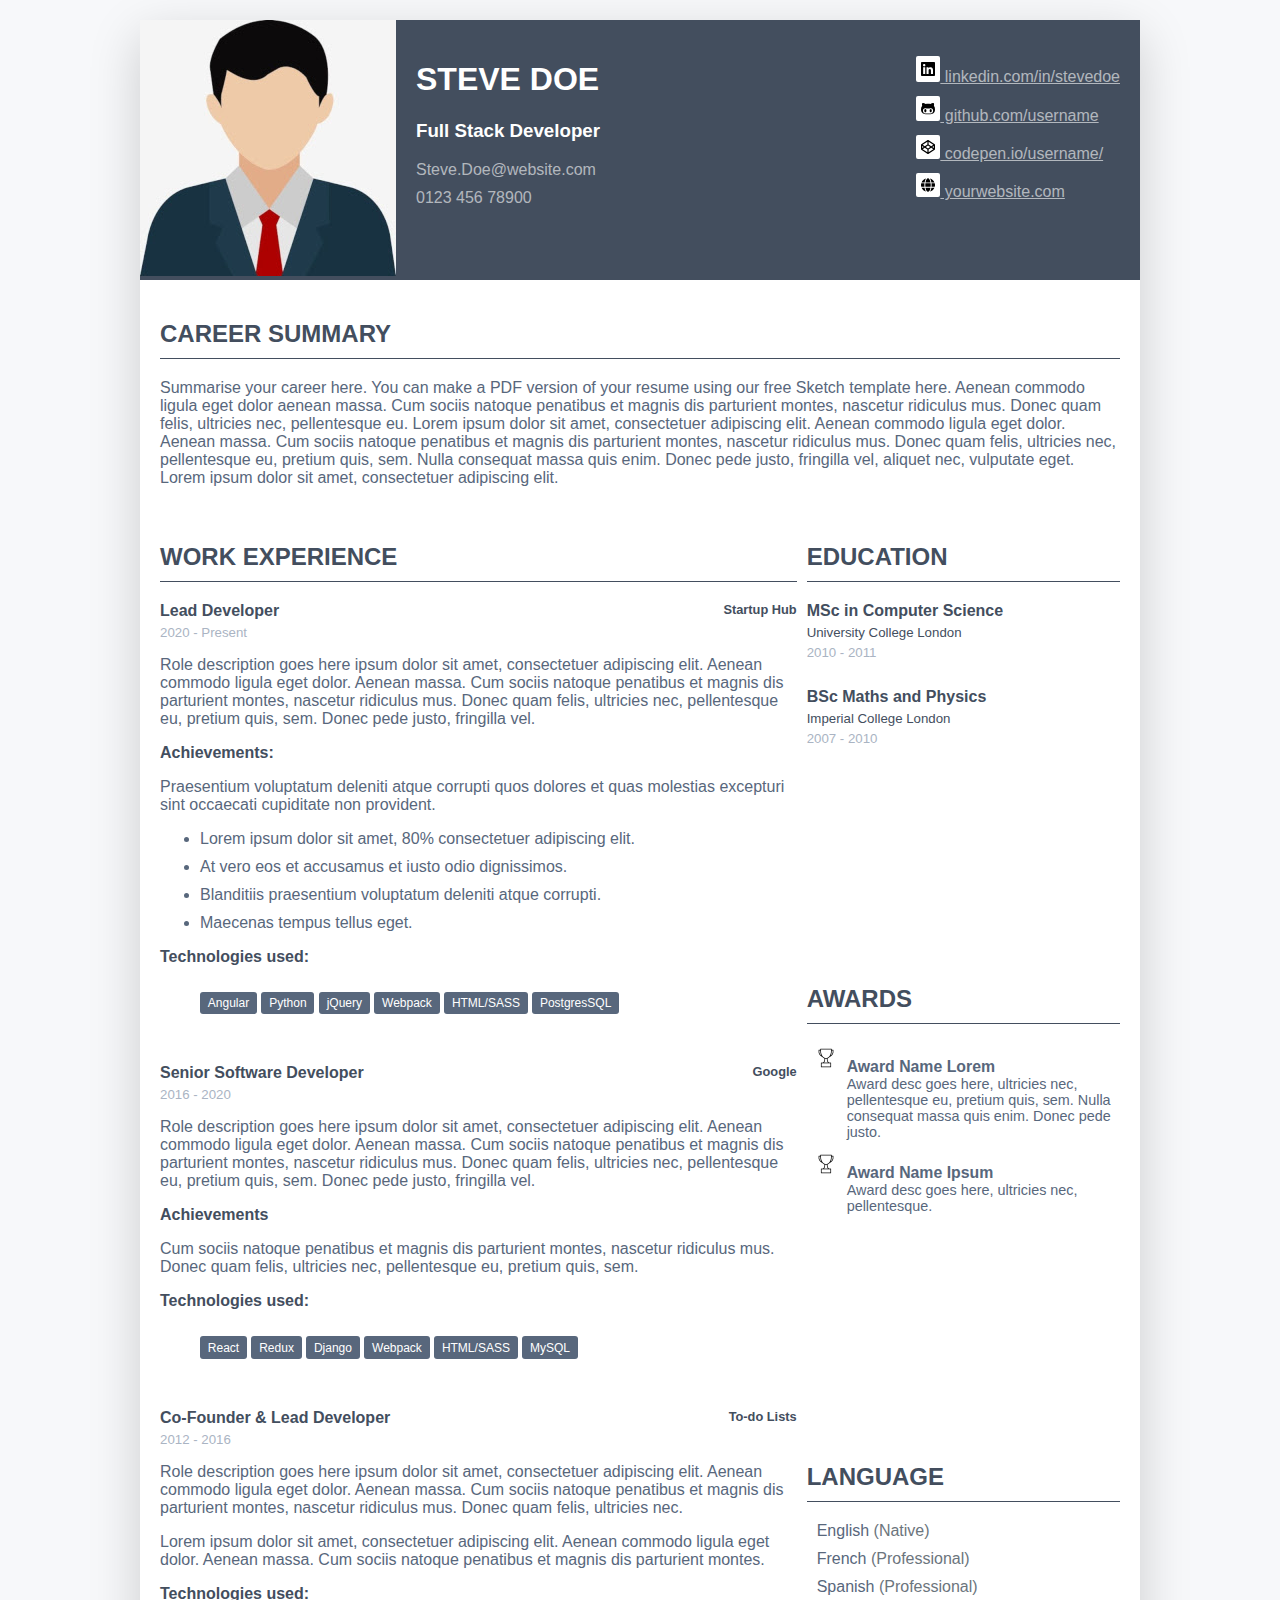
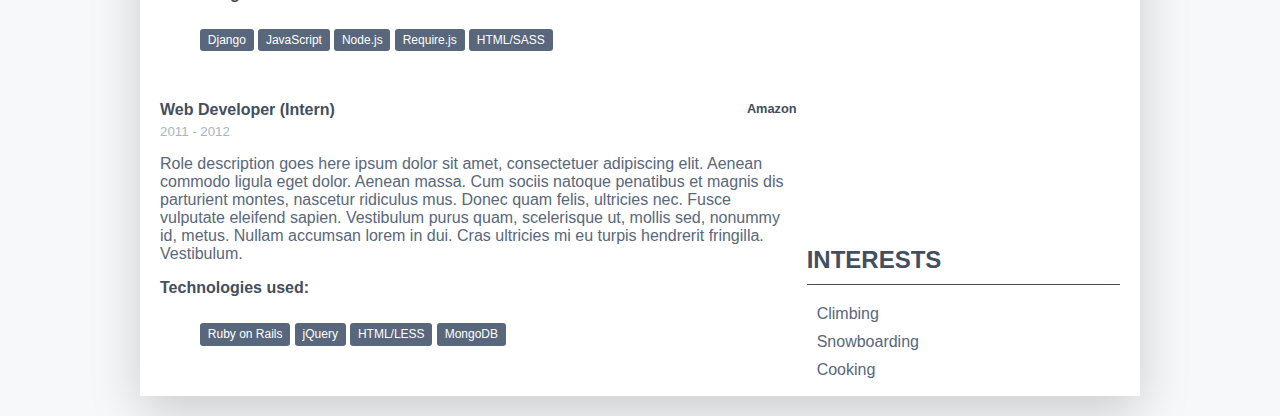
<file: atv10/cv_com_css/index.html>
<!DOCTYPE html>
<html>
    <head>
        <link rel="stylesheet" type="text/css" href="style.css">
    </head>
    <body>

        <div class="conteiner">
            <header>

                <div>
                    <img src="img/steve.jpg" alt="steve photo">
                </div>

                <div id="personal-info">

                    <h1>STEVE DOE</h1>
                    <h3>Full Stack Developer</h3>

                    <ul class="contact no_bullet">
                        <li>Steve.Doe@website.com </li>
                        <li>0123 456 78900</li>
                    </ul>
                </div>

                <div id="sites">
                    <ul class="no_bullet">
                        <li><a href="http://linkedin.com/in/stevedoe" target="_blank"><img src="img/icon/linkedin.svg"> linkedin.com/in/stevedoe</a></li>
                        <li><a href="github.com/username" target="_blank"><img src="img/icon/github-alt-brands.svg"> github.com/username</a></li>
                        <li><a href="#" target="_blank"><img src="img/icon/codepen.svg"> codepen.io/username/</a></li>
                        <li><a href="#" target="_blanl"><img src="img/icon/globe.svg"> yourwebsite.com</a></li>
                    </ul>
                </div>

            </header>

            <section id="summary">
                <h2>CAREER SUMMARY</h2>
                <p>
                    Summarise your career here. You can make a PDF version of your resume using our free Sketch template here. 
                    Aenean commodo ligula eget dolor aenean massa. 
                    Cum sociis natoque penatibus et magnis dis parturient montes, nascetur ridiculus mus. Donec quam felis, ultricies nec, pellentesque eu. Lorem ipsum dolor sit amet, consectetuer adipiscing elit. 
                    Aenean commodo ligula eget dolor. Aenean massa. Cum sociis natoque penatibus et magnis dis parturient montes, nascetur ridiculus mus. 
                    Donec quam felis, ultricies nec, pellentesque eu, pretium quis, sem. Nulla consequat massa quis enim. Donec pede justo, fringilla vel, aliquet nec, vulputate eget. Lorem ipsum dolor sit amet, consectetuer adipiscing elit.
                </p>
            </section>

            <main>

                <h2>WORK EXPERIENCE</h2>

                <h4>Lead Developer <span class="company">Startup Hub<span></h4>
                <h5 class="period">2020 - Present</h5>

                <p>
                Role description goes here ipsum dolor sit amet, consectetuer adipiscing elit. Aenean commodo ligula eget dolor. 
                Aenean massa. Cum sociis natoque penatibus et magnis dis parturient montes, nascetur ridiculus mus. Donec quam felis, 
                ultricies nec, pellentesque eu, pretium quis, sem. Donec pede justo, fringilla vel.
                </p>

                <h4>Achievements:</h4>

                <p>
                Praesentium voluptatum deleniti atque corrupti quos dolores et quas molestias excepturi sint occaecati cupiditate non provident.
                </p>

                <ul>
                  <li>Lorem ipsum dolor sit amet, 80% consectetuer adipiscing elit.</li>
                  <li>At vero eos et accusamus et iusto odio dignissimos.</li>
                  <li>Blanditiis praesentium voluptatum deleniti atque corrupti.</li>
                  <li>Maecenas tempus tellus eget.</li>
                </ul>

                <h4>Technologies used:</h4>

                <ol class="no_bullet tech">
                  <li>Angular</li>
                  <li>Python</li>
                  <li>jQuery</li>
                  <li>Webpack</li>
                  <li>HTML/SASS</li>
                  <li>PostgresSQL</li>
                </ol>

                <h4>Senior Software Developer <span class="company">Google</span></h4>
                <h5 class="period">2016 - 2020</h5>

                <p>
                Role description goes here ipsum dolor sit amet, consectetuer adipiscing elit. Aenean commodo ligula eget dolor. Aenean massa. Cum sociis natoque penatibus et magnis dis parturient montes, nascetur ridiculus mus. Donec quam felis, ultricies nec, pellentesque eu, pretium quis, sem. Donec pede justo, fringilla vel.</p>

                <h4>Achievements</h4>

                <p>
                Cum sociis natoque penatibus et magnis dis parturient montes, nascetur ridiculus mus. Donec quam felis, ultricies nec, pellentesque eu, pretium quis, sem.
                </p>

                <h4>Technologies used:</h4>

                <ol class="no_bullet tech">
                  <li>React</li>
                  <li>Redux</li>
                  <li>Django</li>
                  <li>Webpack</li>
                  <li>HTML/SASS</li>
                  <li>MySQL</li>
                </ol>

                <h4>Co-Founder & Lead Developer <span class="company">To-do Lists</span></h4>
                <h5 class="period">2012 - 2016</h5>

                <p>
                Role description goes here ipsum dolor sit amet, consectetuer adipiscing elit. Aenean commodo ligula eget dolor. Aenean massa. Cum sociis natoque penatibus et magnis dis parturient montes, nascetur ridiculus mus. Donec quam felis, ultricies nec.</p>

                <p>
                Lorem ipsum dolor sit amet, consectetuer adipiscing elit. Aenean commodo ligula eget dolor. Aenean massa. Cum sociis natoque penatibus et magnis dis parturient montes.</p>

                <h4>Technologies used:</h4>

                <ol class="no_bullet tech">
                  <li>Django</li>
                  <li>JavaScript</li>
                  <li>Node.js</li>
                  <li>Require.js</li>
                  <li>HTML/SASS</li>
                </ol>

                <h4>Web Developer (Intern) <span class="company">Amazon</span></h4>
                <h5 class="period">2011 - 2012</h5>

                <p>
                Role description goes here ipsum dolor sit amet, consectetuer adipiscing elit. 
                Aenean commodo ligula eget dolor. Aenean massa. 
                Cum sociis natoque penatibus et magnis dis parturient montes, nascetur ridiculus mus. 
                Donec quam felis, ultricies nec. Fusce vulputate eleifend sapien. 
                Vestibulum purus quam, scelerisque ut, mollis sed, nonummy id, metus. 
                Nullam accumsan lorem in dui. Cras ultricies mi eu turpis hendrerit fringilla. Vestibulum.</p>

                <h4>Technologies used:</h4>

                <ol class="no_bullet tech">
                  <li>Ruby on Rails</li>
                  <li>jQuery</li>
                  <li>HTML/LESS</li>
                  <li>MongoDB</li>
                </ol>

            </main>

            <aside>

                <div>
                    <h2>EDUCATION</h2>

                    <h4>MSc in Computer Science</h4>
                    <h5>University College London</h5>
                    <h5 class="period">2010 - 2011</h5>

                    <br>

                    <h4>BSc Maths and Physics</h4>
                    <h5>Imperial College London</h5>
                    <h5 class="period">2007 - 2010</h5>
                </div>


                <div>
                    <h2>AWARDS</h2>

                    <ul class="awards">
                        <li>Award Name Lorem<br>
                        Award desc goes here, ultricies nec, pellentesque eu, pretium quis, sem. Nulla consequat massa quis enim. Donec pede justo.
                        </li>
                        <li>Award Name Ipsum<br>
                        Award desc goes here, ultricies nec, pellentesque.
                        </li>
                    </ul>
                </div>


                <div>
                    <h2>LANGUAGE</h2>

                    <ul class="no_bullet lang">
                      <li>English <em>(Native)</em></li>
                      <li>French <em>(Professional)</em></li>
                      <li>Spanish <em>(Professional)</em></li>
                    </ul>
                </div>

                <div>
                    <h2>INTERESTS</h2>

                    <ul class="no_bullet lang">
                        <li>Climbing </li>
                        <li>Snowboarding</li>
                        <li>Cooking</li>
                    </ul>
                </div>

            </aside>
        </div>
    </body>
</html>
</file>
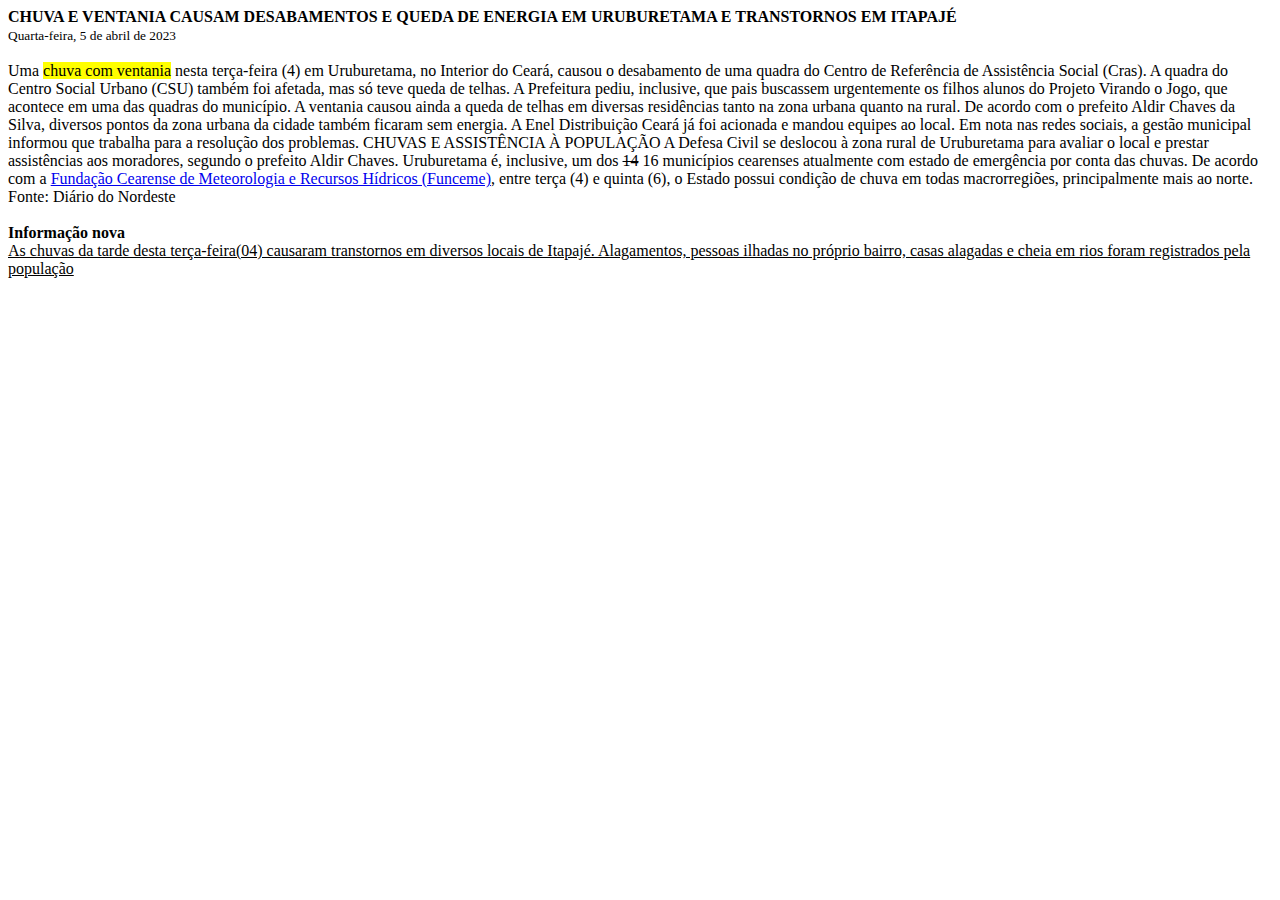
<file: abril/noticia.html>
<!DOCTYPE html>
<html>
<head>
    <meta charset="UTF-8">
    <meta http-equiv="X-UA-Compatible" content="IE=edge">
    <meta name="viewport" content="width=device-width, initial-scale=1.0">
    <title>Furo de Reportagem</title>
</head>
<body>
    <strong>CHUVA E VENTANIA CAUSAM DESABAMENTOS E QUEDA DE ENERGIA EM URUBURETAMA E TRANSTORNOS EM ITAPAJÉ </strong>
    <br>
    <small>Quarta-feira, 5 de abril de 2023</small>
    <br><br>
        Uma <mark>chuva com ventania</mark> nesta terça-feira (4) em Uruburetama, no Interior do Ceará, causou o desabamento de uma quadra do Centro de Referência de Assistência Social (Cras). 
        A quadra do Centro Social Urbano (CSU) também foi afetada, mas só teve queda de telhas. 
        A Prefeitura pediu, inclusive, que pais buscassem urgentemente os filhos alunos do Projeto Virando o Jogo, que acontece em uma das quadras do município.  
        A ventania causou ainda a queda de telhas em diversas residências tanto na zona urbana quanto na rural. 
        De acordo com o prefeito Aldir Chaves da Silva, diversos pontos da zona urbana da cidade também ficaram sem energia. 
        A Enel Distribuição Ceará já foi acionada e mandou equipes ao local. 
        Em nota nas redes sociais, a gestão municipal informou que trabalha para a resolução dos problemas. 
        CHUVAS E ASSISTÊNCIA À POPULAÇÃO
        A Defesa Civil se deslocou à zona rural de Uruburetama para avaliar o local e prestar assistências aos moradores, segundo o prefeito Aldir Chaves. 

        Uruburetama é, inclusive, um dos <del>14</del> 16 municípios cearenses atualmente com estado de emergência por conta das chuvas. 

        De acordo com a <a href="http://www.funceme.br/">Fundação Cearense de Meteorologia e Recursos Hídricos (Funceme)</a>, entre terça (4) e quinta (6), o Estado possui condição de chuva em todas macrorregiões, principalmente mais ao norte. 

        Fonte: Diário do Nordeste 
        <br><br>

        <strong>Informação nova</strong>
        <br>
        <ins>As chuvas da tarde desta terça-feira(04) causaram transtornos em diversos locais de Itapajé. Alagamentos, pessoas ilhadas no próprio bairro, casas alagadas e cheia em rios foram registrados pela população</ins>
</body>
</html>
</file>
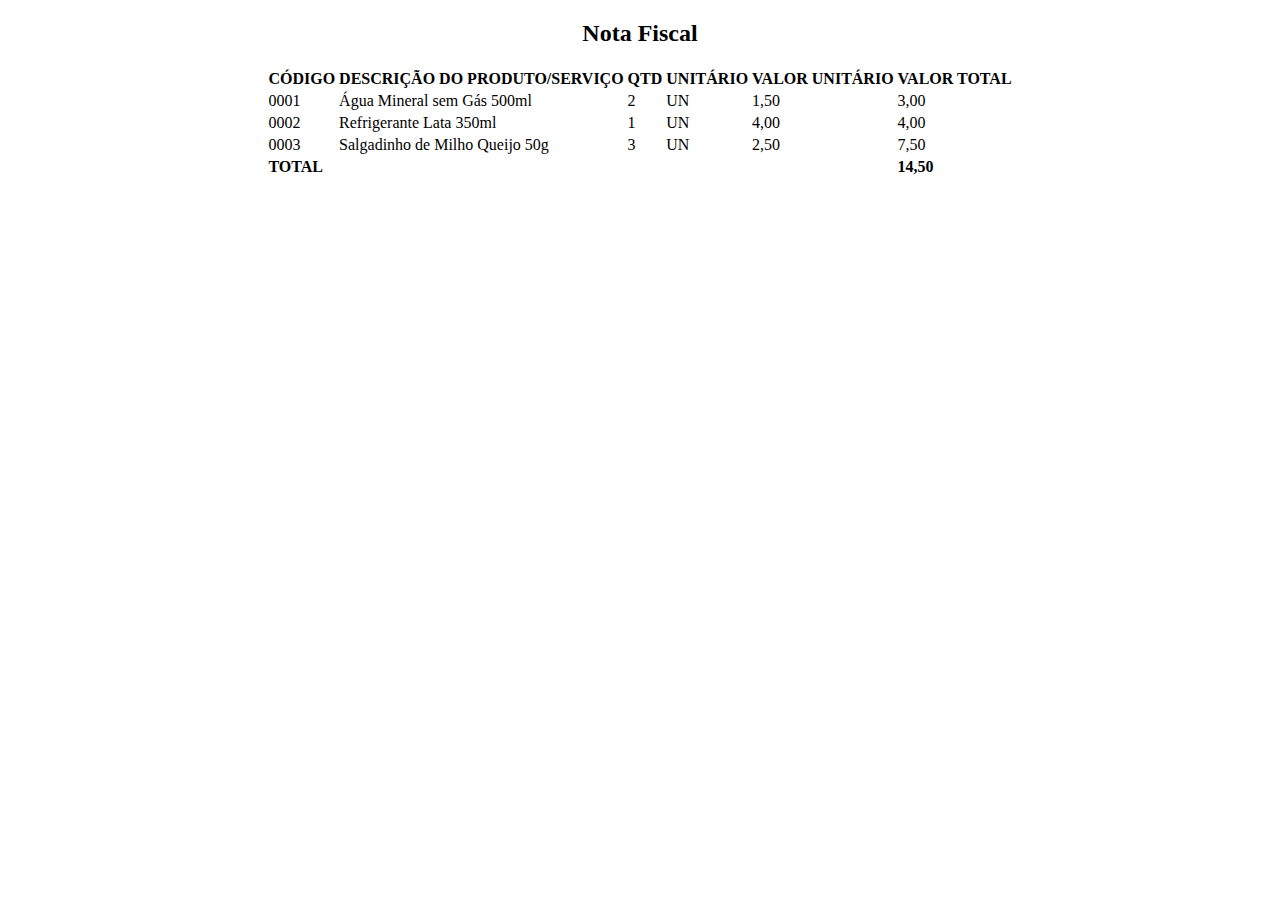
<file: abril/tabela_nfe.html>
<!DOCTYPE html>
<html>
<head>
    <meta charset="UTF-8">
    <meta http-equiv="X-UA-Compatible" content="IE=edge">
    <meta name="viewport" content="width=device-width, initial-scale=1.0">
    <title>NF-e</title>
</head>
<body>
  <center>
    <h2>Nota Fiscal</h2>
  
    <table>
        <thead>
          <tr>
            <th>CÓDIGO</th>
            <th>DESCRIÇÃO DO PRODUTO/SERVIÇO</th>
            <th>QTD</th>
            <th>UNITÁRIO</th>
            <th>VALOR UNITÁRIO</th>
            <th>VALOR TOTAL</th>
          </tr>
        </thead>
        <tbody>
          <tr>
            <td>0001</td>
            <td>Água Mineral sem Gás 500ml</td>
            <td>2</td>
            <td>UN</td>
            <td>1,50</td>
            <td>3,00</td>
          </tr>
          <tr>
            <td>0002</td>
            <td>Refrigerante Lata 350ml</td>
            <td>1</td>
            <td>UN</td>
            <td>4,00</td>
            <td>4,00</td>
          </tr>
          <tr>
            <td>0003</td>
            <td>Salgadinho de Milho Queijo 50g</td>
            <td>3</td>
            <td>UN</td>
            <td>2,50</td>
            <td>7,50</td>
          </tr>
        </tbody>
        <tfoot>
          <tr>
            <td colspan="1"><strong>TOTAL</strong></td>
            <td></td>
            <td></td>
            <td></td>
            <td></td>
            <td><strong>14,50</strong></td>
          </tr>
        </tfoot>
      </table>
      
    </center>
</body>
</html>
</file>
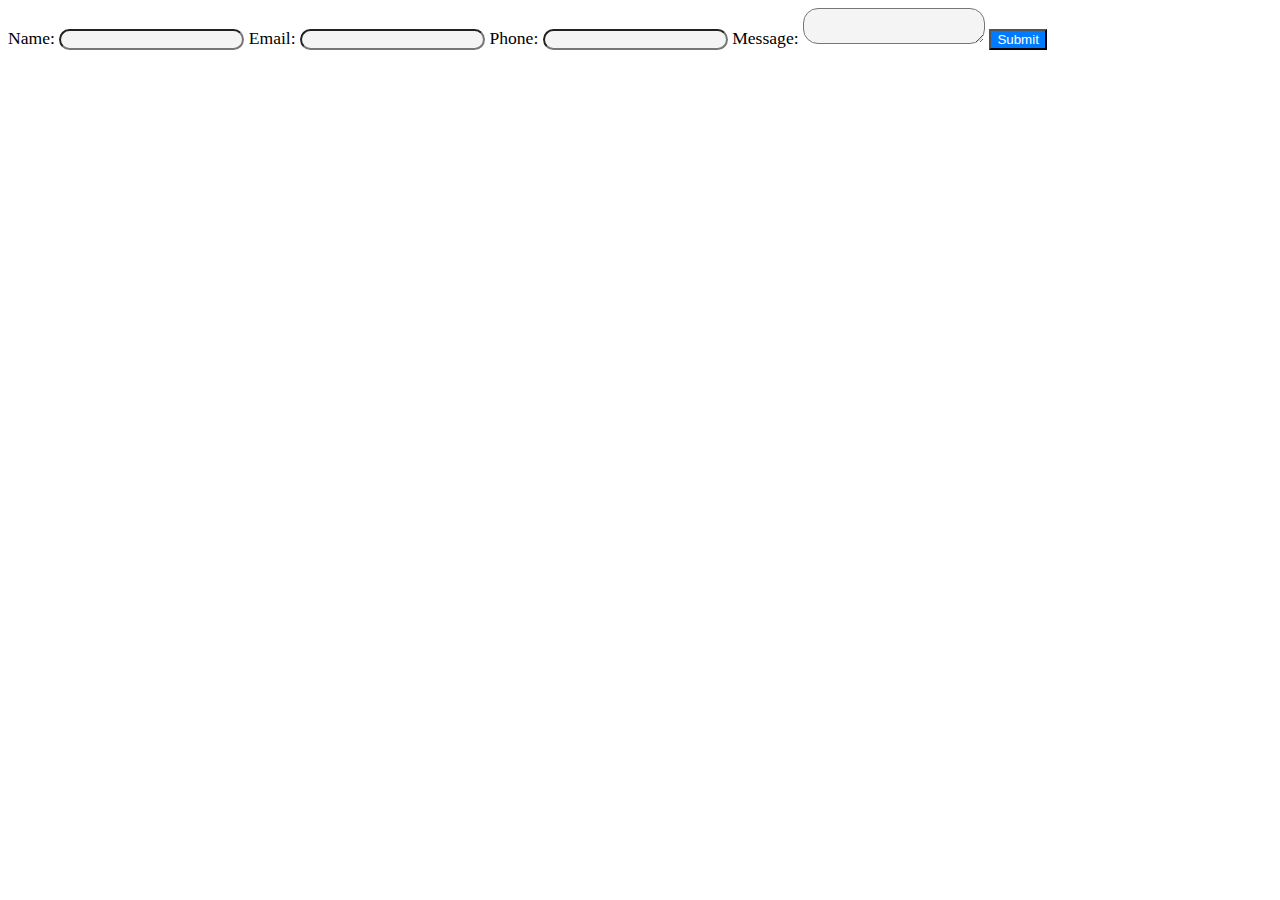
<file: atv5/formulario.html>
<!DOCTYPE html>
<html>
<head>
    <meta charset="UTF-8">
    <meta http-equiv="X-UA-Compatible" content="IE=edge">
    <meta name="viewport" content="width=device-width, initial-scale=1.0">
    <link rel="stylesheet" href="css/estilos_formulario.css">
    <title>Document</title>
</head>
<body>
	<form>
		<label for="name">Name:</label>
		<input type="text" id="name" name="name">
		<label for="email">Email:</label>
		<input type="email" id="email" name="email">
		<label for="phone">Phone:</label>
		<input type="tel" id="phone" name="phone">
		<label for="message">Message:</label>
		<textarea id="message" name="message"></textarea>
		<button type="submit">Submit</button>
	</form>    

</body>
</html>
</file>
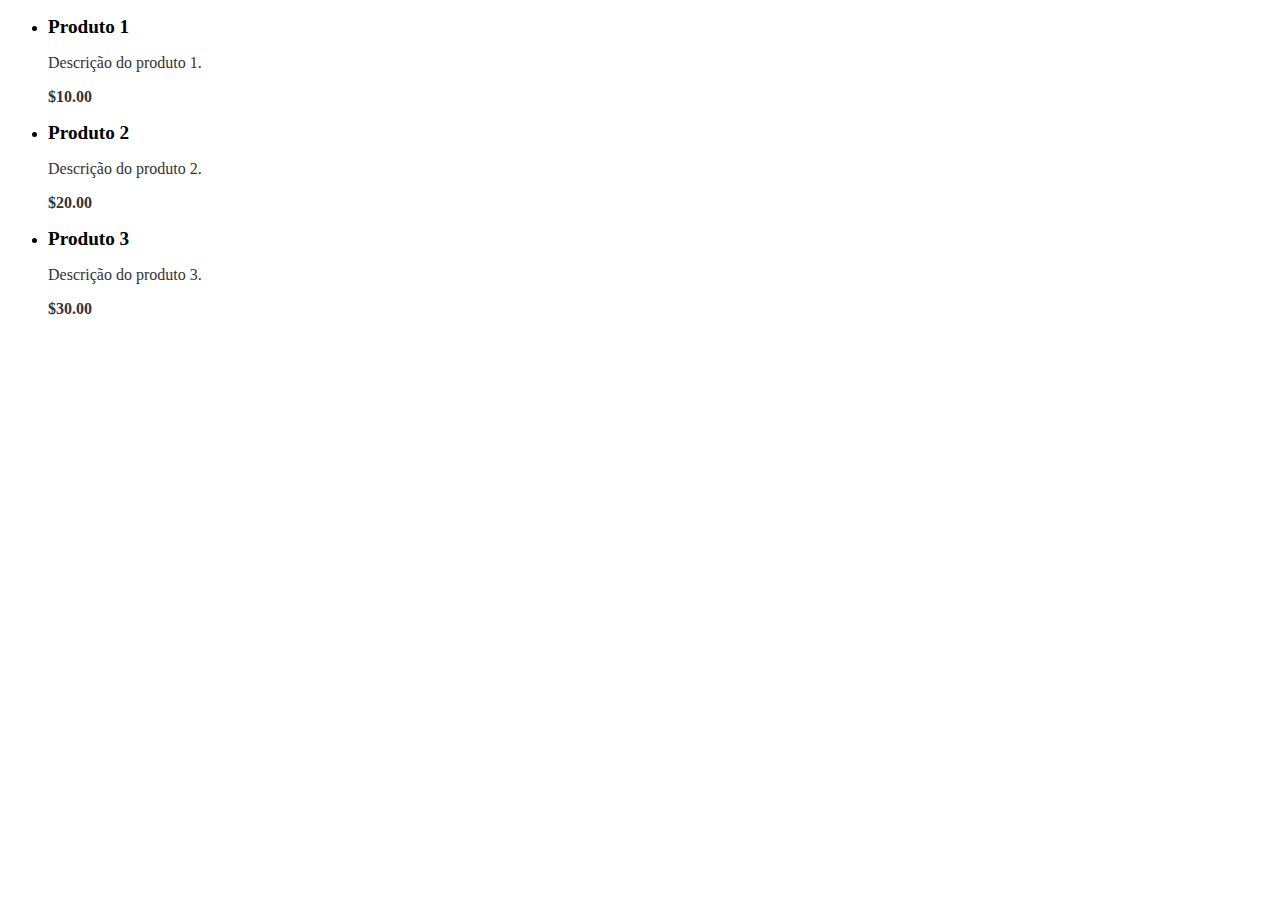
<file: atv6/lista_compras.html>
<!DOCTYPE html>
<html>
<head>
    <meta charset="UTF-8">
    <meta http-equiv="X-UA-Compatible" content="IE=edge">
    <meta name="viewport" content="width=device-width, initial-scale=1.0">
    <link rel="stylesheet" href="css/lista_compras.css">
    <title>Document</title>
</head>
<body>
    <ul>
        <li>
        <h2>Produto 1</h2>
        <p>Descrição do produto 1.</p>
        <p class="price">$10.00</p>
        </li>
        <li>
        <h2>Produto 2</h2>
        <p>Descrição do produto 2.</p>
        <p class="price">$20.00</p>
        </li>
        <li>
        <h2>Produto 3</h2>
        <p>Descrição do produto 3.</p>
        <p class="price">$30.00</p>
        </li>
    </ul>
</body>
</html>
</file>
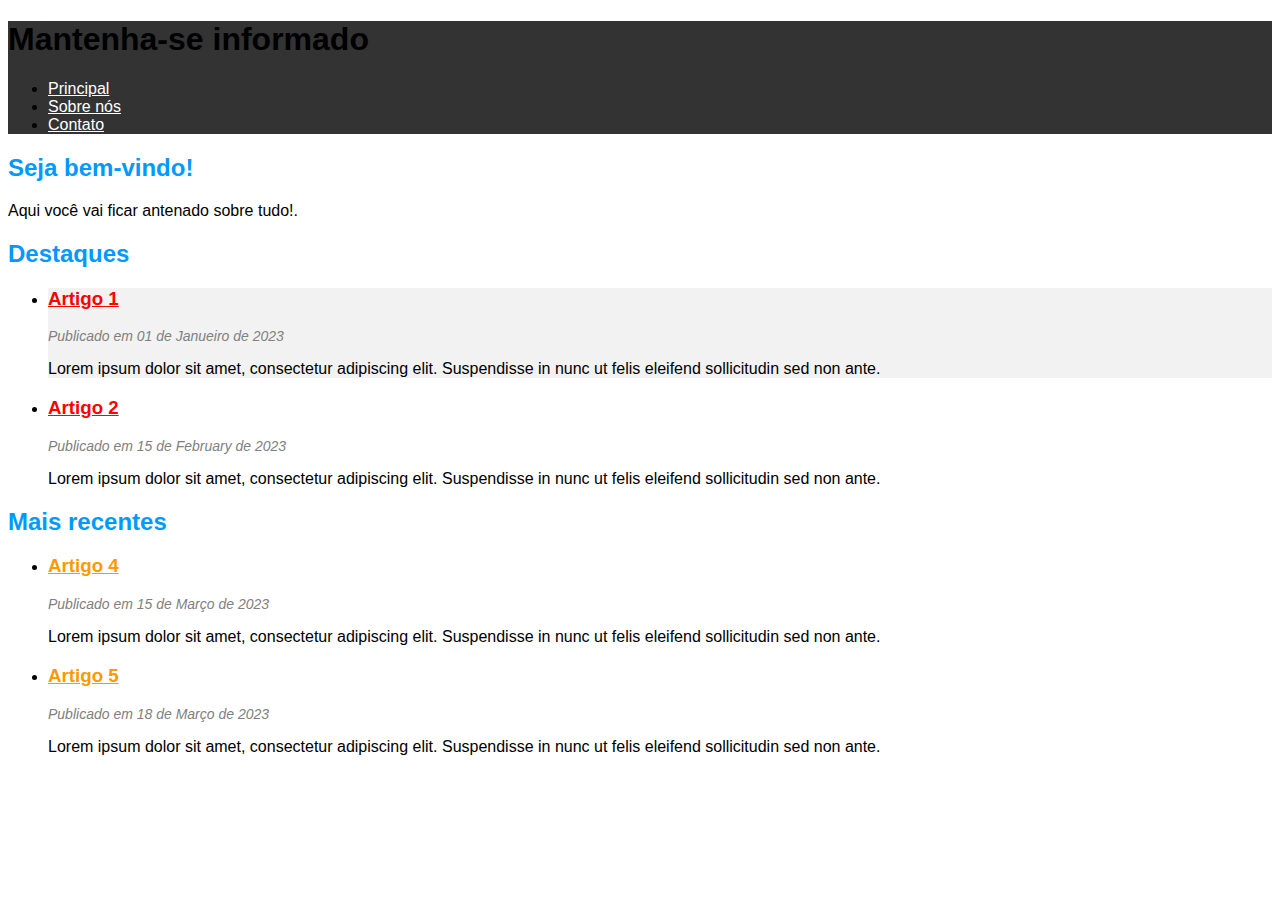
<file: atv7/noticias.html>
<!DOCTYPE html>
<html>
<head>
    <meta charset="UTF-8">
    <meta http-equiv="X-UA-Compatible" content="IE=edge">
    <meta name="viewport" content="width=device-width, initial-scale=1.0">
    <link rel="stylesheet" href="css/estilos_noticias.css">
    <title>Document</title>
</head>
<body>
    <header>
      <h1>Mantenha-se informado</h1>
      <nav>
        <ul>
          <li><a href="#">Principal</a></li>
          <li><a href="#">Sobre nós</a></li>
          <li><a href="#">Contato</a></li>
        </ul>
      </nav>
    </header>
    <main>
      <section>
        <h2>Seja bem-vindo!</h2>
        <p>Aqui você vai ficar antenado sobre tudo!.</p>
      </section>
      <section>
        <h2>Destaques</h2>
        <ul>
          <li>
            <article>
              <h3><a href="#">Artigo 1</a></h3>
              <p class="date">Publicado em 01 de Janueiro de 2023</p>
              <p>Lorem ipsum dolor sit amet, consectetur adipiscing elit. Suspendisse in nunc ut felis eleifend sollicitudin sed non ante.</p>
            </article>
          </li>
          <li>
            <article>
              <h3><a href="#">Artigo 2</a></h3>
              <p class="date">Publicado em 15 de February de 2023</p>
              <p>Lorem ipsum dolor sit amet, consectetur adipiscing elit. Suspendisse in nunc ut felis eleifend sollicitudin sed non ante.</p>
            </article>
          </li>
        </ul>
      </section>
      <section>
        <h2>Mais recentes</h2>
        <ul>
          <li>
            <article>
              <h3><a href="#">Artigo 4</a></h3>
              <p class="date">Publicado em 15 de Março de 2023</p>
              <p>Lorem ipsum dolor sit amet, consectetur adipiscing elit. Suspendisse in nunc ut felis eleifend sollicitudin sed non ante.</p>
            </article>
          </li>
          <li>
            <article>
              <h3><a href="#">Artigo 5</a></h3>
              <p class="date">Publicado em 18 de Março de 2023</p>
              <p>Lorem ipsum dolor sit amet, consectetur adipiscing elit. Suspendisse in nunc ut felis eleifend sollicitudin sed non ante.</p>
            </article>
          </li>
        </ul>
      </section>
    </main> 
</body>
</html>
</file>
<file: atv10/cv_com_css/style.css>
body {
    font-family: 'Roboto', sans-serif;
    background-color: #F7F8FA;
    color: rgb(88, 103, 124);
}

.conteiner {
    display: grid;
    grid-template-columns: 1fr 1fr 1fr;
    max-width: 1000px;
    margin: 20px auto;
    background-color: white;
    box-shadow: rgba(0, 0, 0, 0.176) 0px 16px 48px 0px;
}


header {
    grid-column-start: 1;
    grid-column-end: span 3;
    background-color: #434E5E;
    display: flex;
    flex-direction: row;
    color: white;
}

#personal-info {
    flex-grow: 1;
    padding: 20px;
}

#sites {
    padding: 20px;
}

#sites img {
    background-color: white;
    padding: 5px;
    border-radius: 2px;
    width: 14px;
}

#sites a {
    color: rgba(255, 255, 255, 0.6);
}

ul.no_bullet {
    list-style-type: none;
}

ul.contact {
    padding: 0px;
    color: rgba(255, 255, 255,  0.6);
}

#sites a:hover {
    color: white;
}

li {
    margin: 10px 0;
}


#summary {
    grid-column-start: 1;
    grid-column-end: 4;
    margin: 0 20px 0 20px;
}

main {
    grid-column: 1 / span 2;
    margin: 0 10px 0 20px;
}

aside {
    grid-column: 3 / span 1;
    margin-right: 20px;
    display: flex;
    flex-direction: column;
    justify-content: space-between;
}

h2, h4, h5, h6 {
    color: #434E5E;
    margin: 5px 0;
}

h2 {
    padding-bottom: 10px;
    border-bottom: 1px solid;
    margin: 40px 0 20px 0;
}


aside > h4, h5 {
    font-weight: normal;
}

.company {
    float: right;
    font-size: 0.8em;
}

.period {
    color: rgb(170, 180, 195);
    font-weight: normal;
}

.tech {
    margin-bottom: 40px;
}

.tech li {
    display: inline-block;
    background-color: rgb(88, 103, 124);
    color: white;
    border-radius: 0.25em;
    font-size: 0.75em;
    padding: 0.35em 0.65em;
}

ul.awards {
    font-size: 0.9em;
    list-style-image: url("img/icon/trophy.png");
}

.awards > li:first-line {
    font-weight: bold;
    font-size: 1.1em;
}

.lang {
    padding-left: 10px;
}

.lang em {
    font-weight: lighter;
    font-style: normal;
    color: #6c757d;
}
</file>
<file: atv5/css/estilos_formulario.css>
form {
    font-size: 1.1em;
}

form input, form textarea{
    background-color: #f4f4f4;
    border-radius: 15px;    
}

form button {
    color: white;
    background-color: #007bff;
    
}
</file>
<file: atv6/css/lista_compras.css>
body h2{
    font-size: 1.2em;
}

body ul p {
    color: #333;
}

p ~ .price {
    font-weight: bold;
}
</file>
<file: atv7/css/estilos_noticias.css>
body {
    font-family: Helvetica, Arial, sans-serif;

}

body header {
    background-color: #333333;
    
    
}

body a {
    color: #FFFFFF;
}

section > h2 {
    color: #0099FF;
}

.date {
    font-size: 14px;
    font-style: italic;
    color: gray;
}

section:nth-of-type(2) li:nth-child(odd) {
    background-color: #f2f2f2;
  }
 body h3 > a {
    color: red;
}  

section:nth-of-type(3) a {
    color: #FF9900;
}
</file>
